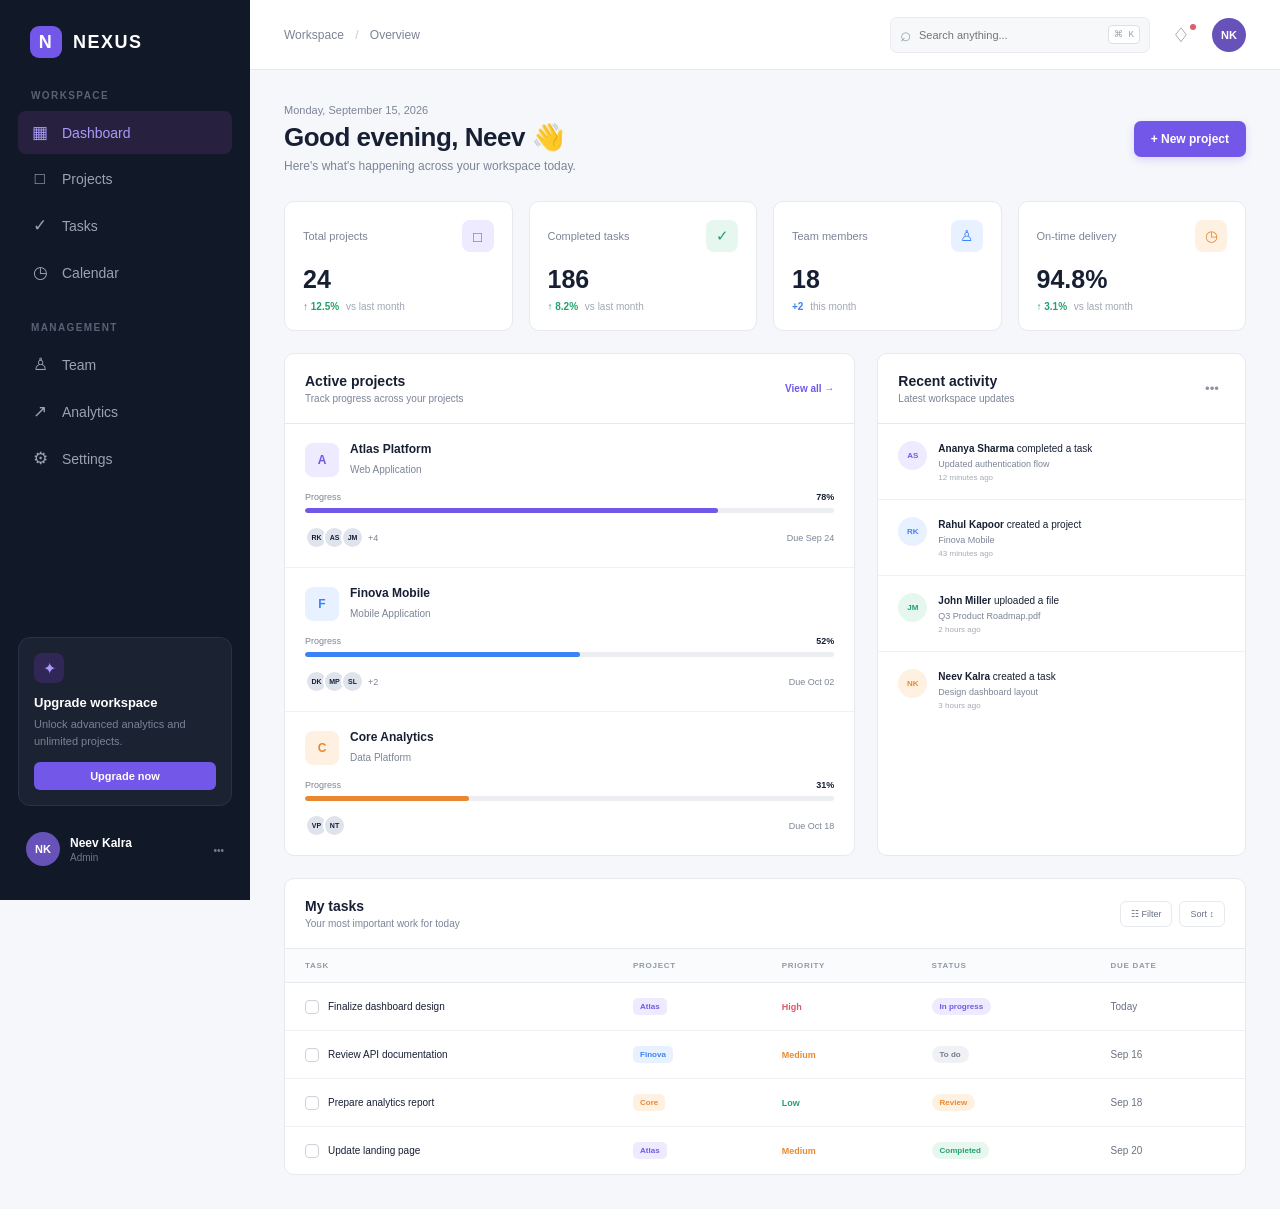
<file: practice.html>
<!DOCTYPE html>
<html lang="en">
<head>
    <meta charset="UTF-8">
    <meta name="viewport" content="width=device-width, initial-scale=1.0">
    <title>Nexus — Dashboard</title>
    <link rel="stylesheet" href="style.css">
</head>

<body>

<div class="app">

    <!-- SIDEBAR -->
    <aside class="sidebar">

        <div class="logo">
            <div class="logo-mark">N</div>
            <span>NEXUS</span>
        </div>

        <nav class="main-nav">

            <p class="nav-title">WORKSPACE</p>

            <a href="#" class="nav-item active">
                <span class="icon">▦</span>
                Dashboard
            </a>

            <a href="#" class="nav-item">
                <span class="icon">□</span>
                Projects
            </a>

            <a href="#" class="nav-item">
                <span class="icon">✓</span>
                Tasks
            </a>

            <a href="#" class="nav-item">
                <span class="icon">◷</span>
                Calendar
            </a>

            <p class="nav-title second-title">MANAGEMENT</p>

            <a href="#" class="nav-item">
                <span class="icon">♙</span>
                Team
            </a>

            <a href="#" class="nav-item">
                <span class="icon">↗</span>
                Analytics
            </a>

            <a href="#" class="nav-item">
                <span class="icon">⚙</span>
                Settings
            </a>

        </nav>

        <div class="sidebar-bottom">

            <div class="upgrade-card">
                <div class="upgrade-icon">✦</div>
                <h4>Upgrade workspace</h4>
                <p>Unlock advanced analytics and unlimited projects.</p>
                <button>Upgrade now</button>
            </div>

            <div class="profile-mini">
                <div class="avatar">NK</div>

                <div>
                    <strong>Neev Kalra</strong>
                    <span>Admin</span>
                </div>

                <span class="more">•••</span>
            </div>

        </div>

    </aside>


    <!-- MAIN AREA -->
    <main class="main">

        <!-- TOPBAR -->
        <header class="topbar">

            <div class="breadcrumb">
                Workspace <span>/</span> Overview
            </div>

            <div class="top-actions">

                <div class="search">
                    <span>⌕</span>
                    <input type="text" placeholder="Search anything...">
                    <kbd>⌘ K</kbd>
                </div>

                <button class="notification">
                    ♢
                    <span></span>
                </button>

                <div class="top-avatar">NK</div>

            </div>

        </header>


        <!-- CONTENT -->
        <section class="content">

            <!-- HERO -->
            <div class="hero">

                <div>
                    <p class="greeting">Monday, September 15, 2026</p>
                    <h1>Good evening, Neev 👋</h1>
                    <p class="hero-text">
                        Here's what's happening across your workspace today.
                    </p>
                </div>

                <button class="primary-btn">
                    + New project
                </button>

            </div>


            <!-- STAT CARDS -->
            <div class="stats-grid">

                <div class="stat-card">

                    <div class="stat-top">
                        <span>Total projects</span>
                        <div class="stat-icon purple">□</div>
                    </div>

                    <div class="stat-value">24</div>

                    <div class="stat-change positive">
                        ↑ 12.5%
                        <span>vs last month</span>
                    </div>

                </div>


                <div class="stat-card">

                    <div class="stat-top">
                        <span>Completed tasks</span>
                        <div class="stat-icon green">✓</div>
                    </div>

                    <div class="stat-value">186</div>

                    <div class="stat-change positive">
                        ↑ 8.2%
                        <span>vs last month</span>
                    </div>

                </div>


                <div class="stat-card">

                    <div class="stat-top">
                        <span>Team members</span>
                        <div class="stat-icon blue">♙</div>
                    </div>

                    <div class="stat-value">18</div>

                    <div class="stat-change neutral">
                        +2
                        <span>this month</span>
                    </div>

                </div>


                <div class="stat-card">

                    <div class="stat-top">
                        <span>On-time delivery</span>
                        <div class="stat-icon orange">◷</div>
                    </div>

                    <div class="stat-value">94.8%</div>

                    <div class="stat-change positive">
                        ↑ 3.1%
                        <span>vs last month</span>
                    </div>

                </div>

            </div>


            <!-- TWO COLUMN SECTION -->
            <div class="dashboard-grid">

                <!-- PROJECTS -->
                <section class="panel projects-panel">

                    <div class="panel-header">

                        <div>
                            <h2>Active projects</h2>
                            <p>Track progress across your projects</p>
                        </div>

                        <a href="#">View all →</a>

                    </div>


                    <div class="project-list">

                        <article class="project">

                            <div class="project-title">
                                <div class="project-logo purple-bg">A</div>

                                <div>
                                    <h3>Atlas Platform</h3>
                                    <span>Web Application</span>
                                </div>
                            </div>

                            <div class="project-progress">

                                <div class="progress-info">
                                    <span>Progress</span>
                                    <strong>78%</strong>
                                </div>

                                <div class="progress-bar">
                                    <div class="progress-fill purple-fill"></div>
                                </div>

                            </div>

                            <div class="project-footer">

                                <div class="avatars">
                                    <div>RK</div>
                                    <div>AS</div>
                                    <div>JM</div>
                                    <span>+4</span>
                                </div>

                                <span class="due">Due Sep 24</span>

                            </div>

                        </article>


                        <article class="project">

                            <div class="project-title">
                                <div class="project-logo blue-bg">F</div>

                                <div>
                                    <h3>Finova Mobile</h3>
                                    <span>Mobile Application</span>
                                </div>
                            </div>

                            <div class="project-progress">

                                <div class="progress-info">
                                    <span>Progress</span>
                                    <strong>52%</strong>
                                </div>

                                <div class="progress-bar">
                                    <div class="progress-fill blue-fill"></div>
                                </div>

                            </div>

                            <div class="project-footer">

                                <div class="avatars">
                                    <div>DK</div>
                                    <div>MP</div>
                                    <div>SL</div>
                                    <span>+2</span>
                                </div>

                                <span class="due">Due Oct 02</span>

                            </div>

                        </article>


                        <article class="project">

                            <div class="project-title">
                                <div class="project-logo orange-bg">C</div>

                                <div>
                                    <h3>Core Analytics</h3>
                                    <span>Data Platform</span>
                                </div>
                            </div>

                            <div class="project-progress">

                                <div class="progress-info">
                                    <span>Progress</span>
                                    <strong>31%</strong>
                                </div>

                                <div class="progress-bar">
                                    <div class="progress-fill orange-fill"></div>
                                </div>

                            </div>

                            <div class="project-footer">

                                <div class="avatars">
                                    <div>VP</div>
                                    <div>NT</div>
                                </div>

                                <span class="due">Due Oct 18</span>

                            </div>

                        </article>

                    </div>

                </section>


                <!-- ACTIVITY -->
                <section class="panel activity-panel">

                    <div class="panel-header">

                        <div>
                            <h2>Recent activity</h2>
                            <p>Latest workspace updates</p>
                        </div>

                        <button class="dots">•••</button>

                    </div>


                    <div class="activity-list">

                        <div class="activity">

                            <div class="activity-avatar purple-avatar">
                                AS
                            </div>

                            <div class="activity-content">
                                <p>
                                    <strong>Ananya Sharma</strong>
                                    completed a task
                                </p>

                                <span>Updated authentication flow</span>
                                <small>12 minutes ago</small>
                            </div>

                        </div>


                        <div class="activity">

                            <div class="activity-avatar blue-avatar">
                                RK
                            </div>

                            <div class="activity-content">
                                <p>
                                    <strong>Rahul Kapoor</strong>
                                    created a project
                                </p>

                                <span>Finova Mobile</span>
                                <small>43 minutes ago</small>
                            </div>

                        </div>


                        <div class="activity">

                            <div class="activity-avatar green-avatar">
                                JM
                            </div>

                            <div class="activity-content">
                                <p>
                                    <strong>John Miller</strong>
                                    uploaded a file
                                </p>

                                <span>Q3 Product Roadmap.pdf</span>
                                <small>2 hours ago</small>
                            </div>

                        </div>


                        <div class="activity">

                            <div class="activity-avatar orange-avatar">
                                NK
                            </div>

                            <div class="activity-content">
                                <p>
                                    <strong>Neev Kalra</strong>
                                    created a task
                                </p>

                                <span>Design dashboard layout</span>
                                <small>3 hours ago</small>
                            </div>

                        </div>

                    </div>

                </section>

            </div>


            <!-- TASK TABLE -->
            <section class="panel tasks-panel">

                <div class="panel-header">

                    <div>
                        <h2>My tasks</h2>
                        <p>Your most important work for today</p>
                    </div>

                    <div class="task-actions">

                        <button class="filter-btn">
                            ☷ Filter
                        </button>

                        <button class="filter-btn">
                            Sort ↕
                        </button>

                    </div>

                </div>


                <div class="table-wrapper">

                    <table>

                        <thead>
                            <tr>
                                <th>TASK</th>
                                <th>PROJECT</th>
                                <th>PRIORITY</th>
                                <th>STATUS</th>
                                <th>DUE DATE</th>
                            </tr>
                        </thead>

                        <tbody>

                            <tr>

                                <td>
                                    <div class="task-name">
                                        <span class="checkbox"></span>
                                        Finalize dashboard design
                                    </div>
                                </td>

                                <td>
                                    <span class="project-tag purple-tag">
                                        Atlas
                                    </span>
                                </td>

                                <td>
                                    <span class="priority high">
                                        High
                                    </span>
                                </td>

                                <td>
                                    <span class="status progress-status">
                                        In progress
                                    </span>
                                </td>

                                <td>Today</td>

                            </tr>


                            <tr>

                                <td>
                                    <div class="task-name">
                                        <span class="checkbox"></span>
                                        Review API documentation
                                    </div>
                                </td>

                                <td>
                                    <span class="project-tag blue-tag">
                                        Finova
                                    </span>
                                </td>

                                <td>
                                    <span class="priority medium">
                                        Medium
                                    </span>
                                </td>

                                <td>
                                    <span class="status todo-status">
                                        To do
                                    </span>
                                </td>

                                <td>Sep 16</td>

                            </tr>


                            <tr>

                                <td>
                                    <div class="task-name">
                                        <span class="checkbox"></span>
                                        Prepare analytics report
                                    </div>
                                </td>

                                <td>
                                    <span class="project-tag orange-tag">
                                        Core
                                    </span>
                                </td>

                                <td>
                                    <span class="priority low">
                                        Low
                                    </span>
                                </td>

                                <td>
                                    <span class="status review-status">
                                        Review
                                    </span>
                                </td>

                                <td>Sep 18</td>

                            </tr>


                            <tr>

                                <td>
                                    <div class="task-name">
                                        <span class="checkbox"></span>
                                        Update landing page
                                    </div>
                                </td>

                                <td>
                                    <span class="project-tag purple-tag">
                                        Atlas
                                    </span>
                                </td>

                                <td>
                                    <span class="priority medium">
                                        Medium
                                    </span>
                                </td>

                                <td>
                                    <span class="status completed-status">
                                        Completed
                                    </span>
                                </td>

                                <td>Sep 20</td>

                            </tr>

                        </tbody>

                    </table>

                </div>

            </section>

        </section>

    </main>

</div>

</body>
</html>
</file>
<file: style.css>
/* ================================
   RESET
================================ */

* {
    margin: 0;
    padding: px;
    box-sizing: border-box;
}

:root {
    --bg: #f6f7fb;
    --white: #ffffff;
    --sidebar: #111827;
    --sidebar-text: #9ca3af;
    --text: #172033;
    --muted: #7c8497;
    --border: #e7e9ef;

    --purple: #7257e8;
    --purple-light: #eeeaff;

    --blue: #3b82f6;
    --blue-light: #e8f1ff;

    --green: #22a06b;
    --green-light: #e6f7ef;

    --orange: #e88932;
    --orange-light: #fff1e2;
}

body {
    font-family: Inter, -apple-system, BlinkMacSystemFont,
        "Segoe UI", sans-serif;

    background: var(--bg);
    color: var(--text);
}


/* ================================
   APP LAYOUT
================================ */

.app {
    display: flex;
    min-height: 100vh;
}


/* ================================
   SIDEBAR
================================ */

.sidebar {
    width: 250px;
    background: var(--sidebar);
    color: white;

    display: flex;
    flex-direction: column;

    padding: 26px 18px;

    position: fixed;
    left: 0;
    top: 0;
    bottom: 0;
}


/* LOGO */

.logo {
    display: flex;
    align-items: center;
    gap: 11px;

    padding: 0 12px 32px;

    font-size: 18px;
    font-weight: 800;
    letter-spacing: 1.5px;
}

.logo-mark {
    width: 32px;
    height: 32px;

    display: grid;
    place-items: center;

    border-radius: 9px;

    background: var(--purple);

    font-weight: 800;
}


/* NAVIGATION */

.main-nav {
    flex: 1;
}

.nav-title {
    font-size: 10px;
    font-weight: 700;
    letter-spacing: 1.4px;

    color: #596273;

    padding: 0 13px 10px;
}

.second-title {
    margin-top: 28px;
}

.nav-item {
    display: flex;
    align-items: center;
    gap: 13px;

    text-decoration: none;

    color: var(--sidebar-text);

    padding: 11px 13px;

    margin-bottom: 4px;

    border-radius: 8px;

    font-size: 14px;
    font-weight: 500;

    transition: 0.2s;
}

.nav-item:hover {
    background: #1c2535;
    color: white;
}

.nav-item.active {
    background: #27213f;
    color: #a99bf9;
}

.icon {
    width: 18px;
    text-align: center;
    font-size: 17px;
}


/* SIDEBAR BOTTOM */

.upgrade-card {
    background: #1b2332;

    border: 1px solid #293345;

    border-radius: 12px;

    padding: 15px;

    margin-bottom: 18px;
}

.upgrade-icon {
    width: 30px;
    height: 30px;

    display: grid;
    place-items: center;

    background: #302757;
    color: #a99bf9;

    border-radius: 8px;

    margin-bottom: 12px;
}

.upgrade-card h4 {
    font-size: 13px;
    margin-bottom: 6px;
}

.upgrade-card p {
    color: #788396;

    font-size: 11px;
    line-height: 1.5;

    margin-bottom: 13px;
}

.upgrade-card button {
    width: 100%;

    border: none;
    border-radius: 6px;

    background: var(--purple);
    color: white;

    padding: 8px;

    font-size: 11px;
    font-weight: 600;

    cursor: pointer;
}


.profile-mini {
    display: flex;
    align-items: center;
    gap: 10px;

    padding: 8px;
}

.avatar,
.top-avatar {
    width: 34px;
    height: 34px;

    border-radius: 50%;

    display: grid;
    place-items: center;

    background: #6652b9;

    color: white;

    font-size: 11px;
    font-weight: 700;
}

.profile-mini strong {
    display: block;
    font-size: 12px;
}

.profile-mini span {
    display: block;
    color: #6f798b;
    font-size: 10px;
    margin-top: 2px;
}

.profile-mini .more {
    margin-left: auto;
    color: #737d90;
}


/* ================================
   MAIN
================================ */

.main {
    margin-left: 250px;
    width: calc(100% - 250px);
}


/* ================================
   TOPBAR
================================ */

.topbar {
    height: 70px;

    background: white;

    border-bottom: 1px solid var(--border);

    display: flex;
    align-items: center;
    justify-content: space-between;

    padding: 0 34px;
}

.breadcrumb {
    font-size: 12px;
    color: var(--muted);
}

.breadcrumb span {
    margin: 0 8px;
    color: #c4c8d1;
}

.top-actions {
    display: flex;
    align-items: center;
    gap: 16px;
}

.search {
    width: 260px;
    height: 36px;

    display: flex;
    align-items: center;

    background: #f7f8fa;

    border: 1px solid #e9ebf0;

    border-radius: 7px;

    padding: 0 9px;

    color: #9aa1af;
}

.search span {
    font-size: 19px;
}

.search input {
    width: 100%;

    border: none;
    outline: none;

    background: transparent;

    padding: 0 8px;

    font-size: 11px;
}

.search kbd {
    background: white;
    border: 1px solid #dddfe5;

    border-radius: 4px;

    padding: 3px 5px;

    white-space: nowrap;

    font-size: 9px;
}

.notification {
    position: relative;

    border: none;
    background: transparent;

    font-size: 20px;

    color: #737b8c;

    cursor: pointer;
}

.notification span {
    width: 6px;
    height: 6px;

    border-radius: 50%;

    background: #e05d68;

    position: absolute;

    right: 0;
    top: 2px;
}


/* ================================
   CONTENT
================================ */

.content {
    padding: 34px;
}


/* HERO */

.hero {
    display: flex;
    align-items: center;
    justify-content: space-between;

    margin-bottom: 28px;
}

.greeting {
    color: var(--muted);
    font-size: 11px;

    margin-bottom: 6px;
}

.hero h1 {
    font-size: 26px;
    letter-spacing: -0.5px;

    margin-bottom: 6px;
}

.hero-text {
    color: var(--muted);
    font-size: 12px;
}

.primary-btn {
    background: var(--purple);
    color: white;

    border: none;

    border-radius: 7px;

    padding: 11px 17px;

    font-size: 12px;
    font-weight: 600;

    cursor: pointer;

    box-shadow: 0 3px 8px rgba(114, 87, 232, 0.2);
}

.primary-btn:hover {
    transform: translateY(-1px);
}


/* ================================
   STATISTICS
================================ */

.stats-grid {
    display: grid;

    grid-template-columns:
        repeat(4, 1fr);

    gap: 16px;

    margin-bottom: 22px;
}

.stat-card {
    background: white;

    border: 1px solid var(--border);

    border-radius: 10px;

    padding: 18px;
}

.stat-top {
    display: flex;
    justify-content: space-between;
    align-items: center;

    color: var(--muted);

    font-size: 11px;
}

.stat-icon {
    width: 32px;
    height: 32px;

    display: grid;
    place-items: center;

    border-radius: 8px;

    font-size: 15px;
}

.purple {
    background: var(--purple-light);
    color: var(--purple);
}

.green {
    background: var(--green-light);
    color: var(--green);
}

.blue {
    background: var(--blue-light);
    color: var(--blue);
}

.orange {
    background: var(--orange-light);
    color: var(--orange);
}

.stat-value {
    font-size: 25px;
    font-weight: 750;

    margin-top: 13px;
}

.stat-change {
    margin-top: 7px;

    font-size: 10px;
    font-weight: 600;
}

.stat-change span {
    color: #a0a6b3;
    font-weight: 400;
    margin-left: 4px;
}

.positive {
    color: var(--green);
}

.neutral {
    color: var(--blue);
}


/* ================================
   DASHBOARD GRID
================================ */

.dashboard-grid {
    display: grid;

    grid-template-columns: 1.55fr 1fr;

    gap: 22px;

    margin-bottom: 22px;
}

.panel {
    background: white;

    border: 1px solid var(--border);

    border-radius: 10px;
}

.panel-header {
    display: flex;
    align-items: center;
    justify-content: space-between;

    padding: 19px 20px;

    border-bottom: 1px solid var(--border);
}

.panel-header h2 {
    font-size: 14px;

    margin-bottom: 4px;
}

.panel-header p {
    color: var(--muted);

    font-size: 10px;
}

.panel-header a {
    color: var(--purple);

    text-decoration: none;

    font-size: 10px;
    font-weight: 600;
}


/* ================================
   PROJECTS
================================ */

.project {
    padding: 18px 20px;

    border-bottom: 1px solid #f0f1f4;
}

.project:last-child {
    border-bottom: none;
}

.project-title {
    display: flex;
    align-items: center;
    gap: 11px;
}

.project-logo {
    width: 34px;
    height: 34px;

    display: grid;
    place-items: center;

    border-radius: 8px;

    font-size: 12px;
    font-weight: 800;
}

.purple-bg {
    background: var(--purple-light);
    color: var(--purple);
}

.blue-bg {
    background: var(--blue-light);
    color: var(--blue);
}

.orange-bg {
    background: var(--orange-light);
    color: var(--orange);
}

.project h3 {
    font-size: 12px;
    margin-bottom: 3px;
}

.project-title span {
    color: var(--muted);
    font-size: 10px;
}

.project-progress {
    margin-top: 15px;
}

.progress-info {
    display: flex;
    justify-content: space-between;

    font-size: 9px;
    color: var(--muted);

    margin-bottom: 6px;
}

.progress-info strong {
    color: var(--text);
}

.progress-bar {
    height: 5px;

    background: #eceef2;

    border-radius: 10px;

    overflow: hidden;
}

.progress-fill {
    height: 100%;

    border-radius: inherit;
}

.purple-fill {
    width: 78%;
    background: var(--purple);
}

.blue-fill {
    width: 52%;
    background: var(--blue);
}

.orange-fill {
    width: 31%;
    background: var(--orange);
}

.project-footer {
    display: flex;
    justify-content: space-between;
    align-items: center;

    margin-top: 13px;
}

.avatars {
    display: flex;
    align-items: center;
}

.avatars div {
    width: 23px;
    height: 23px;

    display: grid;
    place-items: center;

    border-radius: 50%;

    background: #dfe3eb;

    border: 2px solid white;

    margin-right: -5px;

    font-size: 7px;
    font-weight: 700;
}

.avatars span {
    margin-left: 9px;

    color: var(--muted);

    font-size: 9px;
}

.due {
    color: var(--muted);
    font-size: 9px;
}


/* ================================
   ACTIVITY
================================ */

.activity {
    display: flex;

    gap: 11px;

    padding: 17px 20px;

    border-bottom: 1px solid #f0f1f4;
}

.activity:last-child {
    border-bottom: none;
}

.activity-avatar {
    width: 29px;
    height: 29px;

    flex-shrink: 0;

    display: grid;
    place-items: center;

    border-radius: 50%;

    font-size: 8px;
    font-weight: 700;
}

.purple-avatar {
    background: var(--purple-light);
    color: var(--purple);
}

.blue-avatar {
    background: var(--blue-light);
    color: var(--blue);
}

.green-avatar {
    background: var(--green-light);
    color: var(--green);
}

.orange-avatar {
    background: var(--orange-light);
    color: var(--orange);
}

.activity-content {
    min-width: 0;
}

.activity-content p {
    font-size: 10px;
    line-height: 1.5;
}

.activity-content strong {
    font-weight: 650;
}

.activity-content > span {
    display: block;

    color: var(--muted);

    font-size: 9px;

    margin-top: 3px;

    white-space: nowrap;
    overflow: hidden;
    text-overflow: ellipsis;
}

.activity-content small {
    display: block;

    color: #a5aab5;

    font-size: 8px;

    margin-top: 4px;
}

.dots {
    background: transparent;
    border: none;

    color: #8b93a2;

    cursor: pointer;
}


/* ================================
   TASK TABLE
================================ */

.tasks-panel {
    overflow: hidden;
}

.task-actions {
    display: flex;
    gap: 7px;
}

.filter-btn {
    background: white;

    border: 1px solid var(--border);

    border-radius: 6px;

    padding: 7px 10px;

    color: #697184;

    font-size: 9px;

    cursor: pointer;
}

.table-wrapper {
    overflow-x: auto;
}

table {
    width: 100%;

    border-collapse: collapse;

    min-width: 700px;
}

th {
    text-align: left;

    padding: 12px 20px;

    background: #fafbfc;

    border-bottom: 1px solid var(--border);

    color: #9299a7;

    font-size: 8px;

    letter-spacing: 0.7px;
}

td {
    padding: 15px 20px;

    border-bottom: 1px solid #f0f1f4;

    color: #697184;

    font-size: 10px;
}

tbody tr:last-child td {
    border-bottom: none;
}

tbody tr:hover {
    background: #fafbff;
}

.task-name {
    display: flex;
    align-items: center;
    gap: 9px;

    color: var(--text);

    font-weight: 500;
}

.checkbox {
    width: 14px;
    height: 14px;

    border: 1px solid #ccd1da;

    border-radius: 4px;

    display: inline-block;
}

.project-tag {
    display: inline-block;

    padding: 4px 7px;

    border-radius: 5px;

    font-size: 8px;
    font-weight: 600;
}

.purple-tag {
    background: var(--purple-light);
    color: var(--purple);
}

.blue-tag {
    background: var(--blue-light);
    color: var(--blue);
}

.orange-tag {
    background: var(--orange-light);
    color: var(--orange);
}

.priority {
    font-size: 9px;
    font-weight: 600;
}

.high {
    color: #dc5964;
}

.medium {
    color: var(--orange);
}

.low {
    color: var(--green);
}

.status {
    display: inline-block;

    padding: 4px 8px;

    border-radius: 10px;

    font-size: 8px;
    font-weight: 600;
}

.progress-status {
    background: var(--purple-light);
    color: var(--purple);
}

.todo-status {
    background: #f0f1f4;
    color: #737b8b;
}

.review-status {
    background: var(--orange-light);
    color: var(--orange);
}

.completed-status {
    background: var(--green-light);
    color: var(--green);
}


/* ================================
   RESPONSIVE
================================ */

@media (max-width: 1100px) {

    .stats-grid {
        grid-template-columns: repeat(2, 1fr);
    }

    .dashboard-grid {
        grid-template-columns: 1fr;
    }

}


@media (max-width: 800px) {

    .sidebar {
        width: 70px;

        padding: 20px 10px;
    }

    .logo {
        justify-content: center;
        padding: 0 0 28px;
    }

    .logo span,
    .nav-title,
    .nav-item:not(.active)::after,
    .nav-item {
        font-size: 0;
    }

    .nav-item {
        justify-content: center;
        padding: 12px;
    }

    .icon {
        font-size: 17px;
    }

    .upgrade-card,
    .profile-mini strong,
    .profile-mini span,
    .profile-mini .more {
        display: none;
    }

    .profile-mini {
        justify-content: center;
    }

    .main {
        margin-left: 70px;
        width: calc(100% - 70px);
    }

    .topbar {
        padding: 0 20px;
    }

    .search {
        width: 180px;
    }

    .content {
        padding: 22px;
    }

}


@media (max-width: 600px) {

    .topbar {
        height: 60px;
    }

    .breadcrumb {
        display: none;
    }

    .top-actions {
        width: 100%;
    }

    .search {
        flex: 1;
    }

    .hero {
        align-items: flex-start;
        flex-direction: column;
        gap: 16px;
    }

    .hero h1 {
        font-size: 22px;
    }

    .stats-grid {
        grid-template-columns: 1fr;
    }

    .content {
        padding: 17px;
    }

    .dashboard-grid {
        gap: 16px;
    }

    .panel-header {
        padding: 16px;
    }

    .project {
        padding: 16px;
    }

}
</file>
